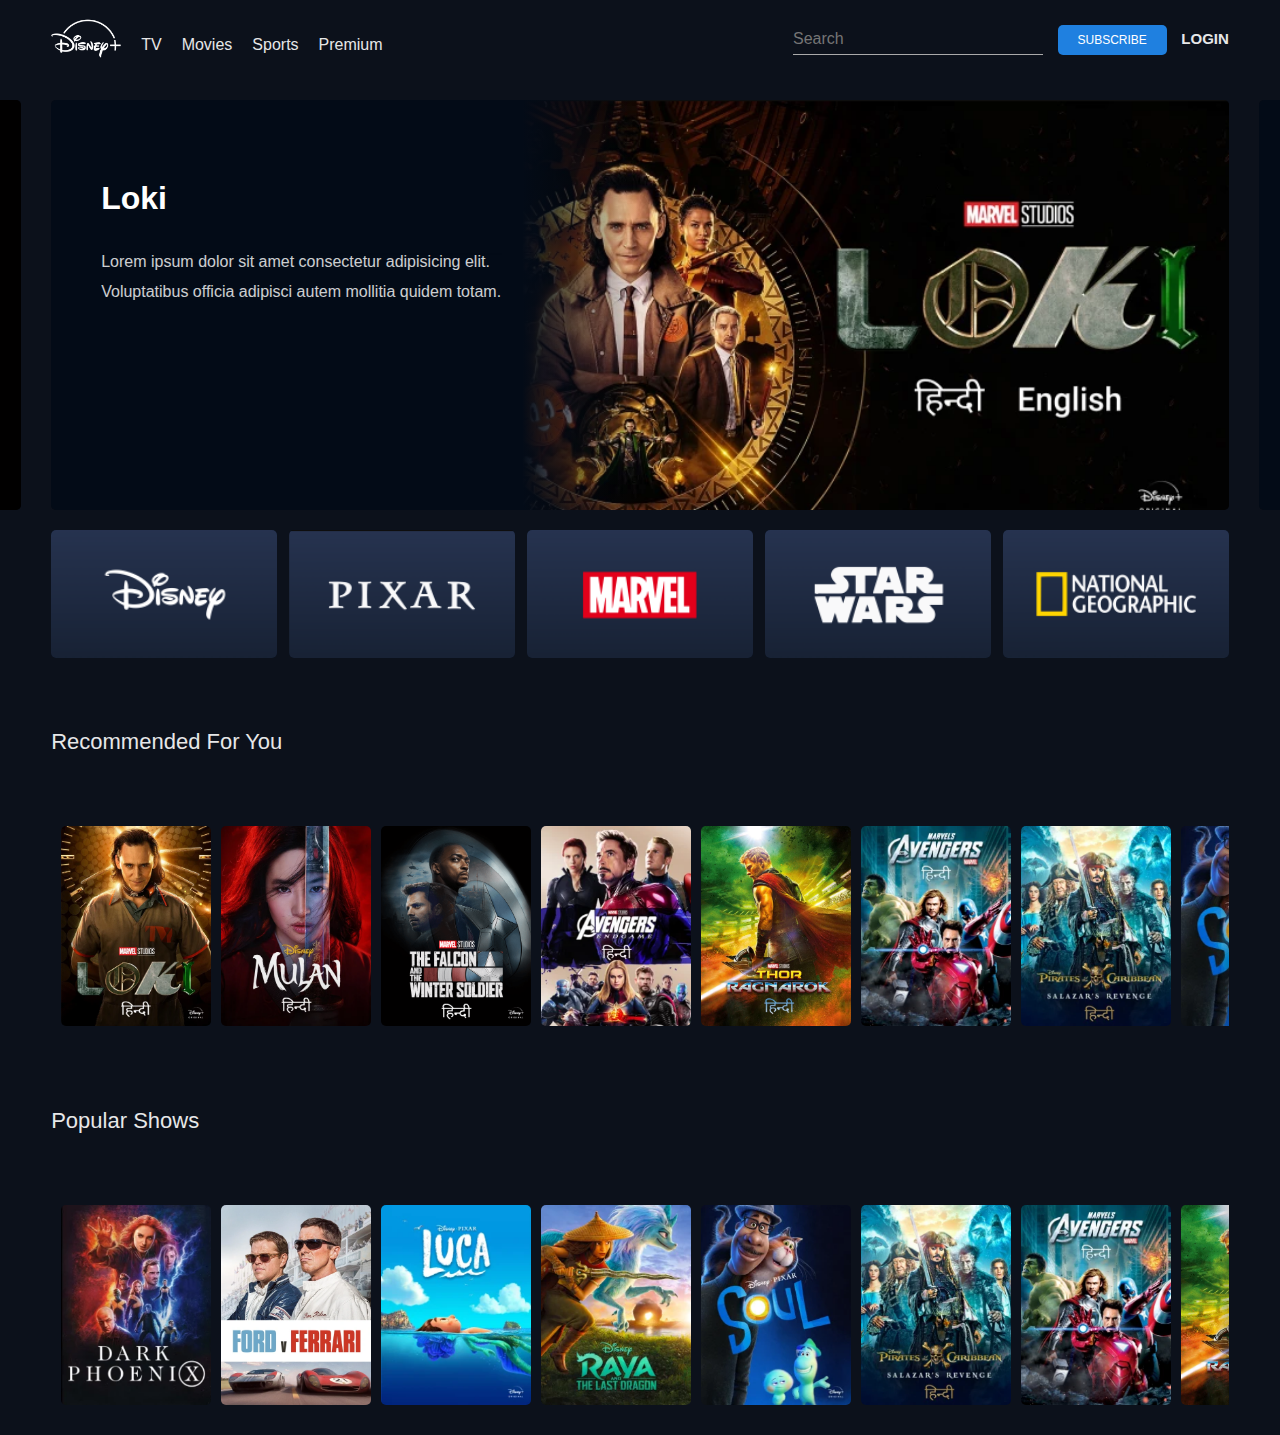
<file: index.html>
<!DOCTYPE html>
<html lang="en">
<head>
    <meta charset="UTF-8">
    <meta http-equiv="X-UA-Compatible" content="IE=edge">
    <meta name="viewport" content="width=device-width, initial-scale=1.0">
    <title>Disney+ Clone</title>
    <link rel="stylesheet" href="mainpage.css">
    <!-- <script src="https://ajax.googleapis.com/ajax/libs/jquery/3.6.0/jquery.min.js"></script> -->
</head>
<body>
    <nav class="navbar">
        <img src="hotstar-main/images/logo.png" class="brand-logo" alt="">
        <ul class="nav-links">
            <li class="nav-items"><a href="#">TV</a></li>
            <li class="nav-items"><a href="#">Movies</a></li>
            <li class="nav-items"><a href="#">Sports</a></li>
            <li class="nav-items"><a href="#">Premium</a></li>
        </ul>
        <div class="right-container">
            <input type="text" class="search-box" placeholder="search">
            <button class="sub-btn">subscribe</button>
            <a href="#" class="login-link">Login</a>
        </div>
</nav>

<div class="carousel-container">
    <div class="carousel">
        <!-- <div class="slider">
            <div class="slide-content">
                <h1 class="movie-title">Loki</h1>
                <p class="movie-des">"Lorem ipsum dolor sit amet, consectetur adipiscing elit, 
                    sed do eiusmod tempor incididunt ut labore et dolore magna aliqua.</p>
            </div>
                <img src="hotstar-main/images/slider 1.PNG" alt="">
            </div> -->
        </div>
    </div>
    <div class="video-card-container">
        <div class="video-card">
            <img src="hotstar-main/images/disney.PNG" class="video-card-image" alt="">
            <video src="hotstar-main/videos/disney.mp4" muted loop class="card-video"></video>
        </div>
        <div class="video-card">
            <img src="hotstar-main/images/pixar.PNG" class="video-card-image" alt="">
            <video src="hotstar-main/videos/pixar.mp4" muted loop class="card-video"></video>
        </div>
        <div class="video-card">
            <img src="hotstar-main/images/marvel.PNG" class="video-card-image" alt="">
            <video src="hotstar-main/videos/marvel.mp4" muted loop class="card-video"></video>
        </div>
        <div class="video-card">
            <img src="hotstar-main/images/star-wars.PNG" class="video-card-image" alt="">
            <video src="hotstar-main/videos/star-war.mp4" muted loop class="card-video"></video>
        </div>
        <div class="video-card">
            <img src="hotstar-main/images/geographic.PNG" class="video-card-image" alt="">
            <video src="hotstar-main/videos/geographic.mp4" muted loop class="card-video"></video>
        </div>
    </div>

<h1 class="title">Recommended For You</h1>
<div class="movies-list">
   <button class="pre-btn"><img src="hotstar-main/images/pre.png" alt=""></button>
   <button class="nxt-btn"><img src="hotstar-main/images/nxt.png" alt=""></button>

   <div class="card-container">
    <div class="card">
    <img src="hotstar-main/images/poster 1.png" class="card-img" alt="">
    <div class="card-body">
        <h2 class="name">Movie Name</h2>
        <h6 class="des">Lorem ipsum dolor sit amet.</h6>
        <button class="watchlist-btn">add to watchlist</button>
    </div>
   </div>
   <div class="card">
    <img src="hotstar-main/images/poster 2.png" class="card-img" alt="">
    <div class="card-body">
        <h2 class="name">Movie Name</h2>
        <h6 class="des">Lorem ipsum dolor sit amet.</h6>
        <button class="watchlist-btn">add to watchlist</button>
    </div>
   </div>
   <div class="card">
    <img src="hotstar-main/images/poster 3.png" class="card-img" alt="">
    <div class="card-body">
        <h2 class="name">Movie Name</h2>
        <h6 class="des">Lorem ipsum dolor sit amet.</h6>
        <button class="watchlist-btn">add to watchlist</button>
    </div>
   </div>
   <div class="card">
    <img src="hotstar-main/images/poster 4.png" class="card-img" alt="">
    <div class="card-body">
        <h2 class="name">Movie Name</h2>
        <h6 class="des">Lorem ipsum dolor sit amet.</h6>
        <button class="watchlist-btn">add to watchlist</button>
    </div>
   </div>
   <div class="card">
    <img src="hotstar-main/images/poster 5.png" class="card-img" alt="">
    <div class="card-body">
        <h2 class="name">Movie Name</h2>
        <h6 class="des">Lorem ipsum dolor sit amet.</h6>
        <button class="watchlist-btn">add to watchlist</button>
    </div>
   </div>
   <div class="card">
    <img src="hotstar-main/images/poster 6.png" class="card-img" alt="">
    <div class="card-body">
        <h2 class="name">Movie Name</h2>
        <h6 class="des">Lorem ipsum dolor sit amet.</h6>
        <button class="watchlist-btn">add to watchlist</button>
    </div>
   </div>
   <div class="card">
    <img src="hotstar-main/images/poster 7.png" class="card-img" alt="">
    <div class="card-body">
        <h2 class="name">Movie Name</h2>
        <h6 class="des">Lorem ipsum dolor sit amet.</h6>
        <button class="watchlist-btn">add to watchlist</button>
    </div>
   </div>
   <div class="card">
    <img src="hotstar-main/images/poster 8.png" class="card-img" alt="">
    <div class="card-body">
        <h2 class="name">Movie Name</h2>
        <h6 class="des">Lorem ipsum dolor sit amet.</h6>
        <button class="watchlist-btn">add to watchlist</button>
    </div>
   </div>
   <div class="card">
    <img src="hotstar-main/images/poster 9.png" class="card-img" alt="">
    <div class="card-body">
        <h2 class="name">Movie Name</h2>
        <h6 class="des">Lorem ipsum dolor sit amet.</h6>
        <button class="watchlist-btn">add to watchlist</button>
    </div>
   </div>
   <div class="card">
    <img src="hotstar-main/images/poster 10.png" class="card-img" alt="">
    <div class="card-body">
        <h2 class="name">Movie Name</h2>
        <h6 class="des">Lorem ipsum dolor sit amet.</h6>
        <button class="watchlist-btn">add to watchlist</button>
    </div>
   </div>
   <div class="card">
    <img src="hotstar-main/images/poster 11.png" class="card-img" alt="">
    <div class="card-body">
        <h2 class="name">Movie Name</h2>
        <h6 class="des">Lorem ipsum dolor sit amet.</h6>
        <button class="watchlist-btn">add to watchlist</button>
    </div>
   </div>
   <div class="card">
    <img src="hotstar-main/images/poster 12.png" class="card-img" alt="">
    <div class="card-body">
        <h2 class="name">Movie Name</h2>
        <h6 class="des">Lorem ipsum dolor sit amet.</h6>
        <button class="watchlist-btn">add to watchlist</button>
    </div>
   </div>
</div>
</div>

<h1 class="title">Popular Shows</h1>
<div class="movies-list">
   <button class="pre-btn"><img src="hotstar-main/images/pre.png" alt=""></button>
   <button class="nxt-btn"><img src="hotstar-main/images/nxt.png" alt=""></button>

   <div class="card-container">
    <div class="card">
    <img src="hotstar-main/images/poster 12.png" class="card-img" alt="">
    <div class="card-body">
        <h2 class="name">Movie Name</h2>
        <h6 class="des">Lorem ipsum dolor sit amet.</h6>
        <button class="watchlist-btn">add to watchlist</button>
    </div>
   </div>
   <div class="card">
    <img src="hotstar-main/images/poster 11.png" class="card-img" alt="">
    <div class="card-body">
        <h2 class="name">Movie Name</h2>
        <h6 class="des">Lorem ipsum dolor sit amet.</h6>
        <button class="watchlist-btn">add to watchlist</button>
    </div>
   </div>
   <div class="card">
    <img src="hotstar-main/images/poster 10.png" class="card-img" alt="">
    <div class="card-body">
        <h2 class="name">Movie Name</h2>
        <h6 class="des">Lorem ipsum dolor sit amet.</h6>
        <button class="watchlist-btn">add to watchlist</button>
    </div>
   </div>
   <div class="card">
    <img src="hotstar-main/images/poster 9.png" class="card-img" alt="">
    <div class="card-body">
        <h2 class="name">Movie Name</h2>
        <h6 class="des">Lorem ipsum dolor sit amet.</h6>
        <button class="watchlist-btn">add to watchlist</button>
    </div>
   </div>
   <div class="card">
    <img src="hotstar-main/images/poster 8.png" class="card-img" alt="">
    <div class="card-body">
        <h2 class="name">Movie Name</h2>
        <h6 class="des">Lorem ipsum dolor sit amet.</h6>
        <button class="watchlist-btn">add to watchlist</button>
    </div>
   </div>
   <div class="card">
    <img src="hotstar-main/images/poster 7.png" class="card-img" alt="">
    <div class="card-body">
        <h2 class="name">Movie Name</h2>
        <h6 class="des">Lorem ipsum dolor sit amet.</h6>
        <button class="watchlist-btn">add to watchlist</button>
    </div>
   </div>
   <div class="card">
    <img src="hotstar-main/images/poster 6.png" class="card-img" alt="">
    <div class="card-body">
        <h2 class="name">Movie Name</h2>
        <h6 class="des">Lorem ipsum dolor sit amet.</h6>
        <button class="watchlist-btn">add to watchlist</button>
    </div>
   </div>
   <div class="card">
    <img src="hotstar-main/images/poster 5.png" class="card-img" alt="">
    <div class="card-body">
        <h2 class="name">Movie Name</h2>
        <h6 class="des">Lorem ipsum dolor sit amet.</h6>
        <button class="watchlist-btn">add to watchlist</button>
    </div>
   </div>
   <div class="card">
    <img src="hotstar-main/images/poster 4.png" class="card-img" alt="">
    <div class="card-body">
        <h2 class="name">Movie Name</h2>
        <h6 class="des">Lorem ipsum dolor sit amet.</h6>
        <button class="watchlist-btn">add to watchlist</button>
    </div>
   </div>
   <div class="card">
    <img src="hotstar-main/images/poster 3.png" class="card-img" alt="">
    <div class="card-body">
        <h2 class="name">Movie Name</h2>
        <h6 class="des">Lorem ipsum dolor sit amet.</h6>
        <button class="watchlist-btn">add to watchlist</button>
    </div>
   </div>
   <div class="card">
    <img src="hotstar-main/images/poster 2.png" class="card-img" alt="">
    <div class="card-body">
        <h2 class="name">Movie Name</h2>
        <h6 class="des">Lorem ipsum dolor sit amet.</h6>
        <button class="watchlist-btn">add to watchlist</button>
    </div>
   </div>
   <div class="card">
    <img src="hotstar-main/images/poster 1.png" class="card-img" alt="">
    <div class="card-body">
        <h2 class="name">Movie Name</h2>
        <h6 class="des">Lorem ipsum dolor sit amet.</h6>
        <button class="watchlist-btn">add to watchlist</button>
    </div>
   </div>
</div>
</div>
<script src="mainpage.js" async></script>
</body>
</html>
</file>
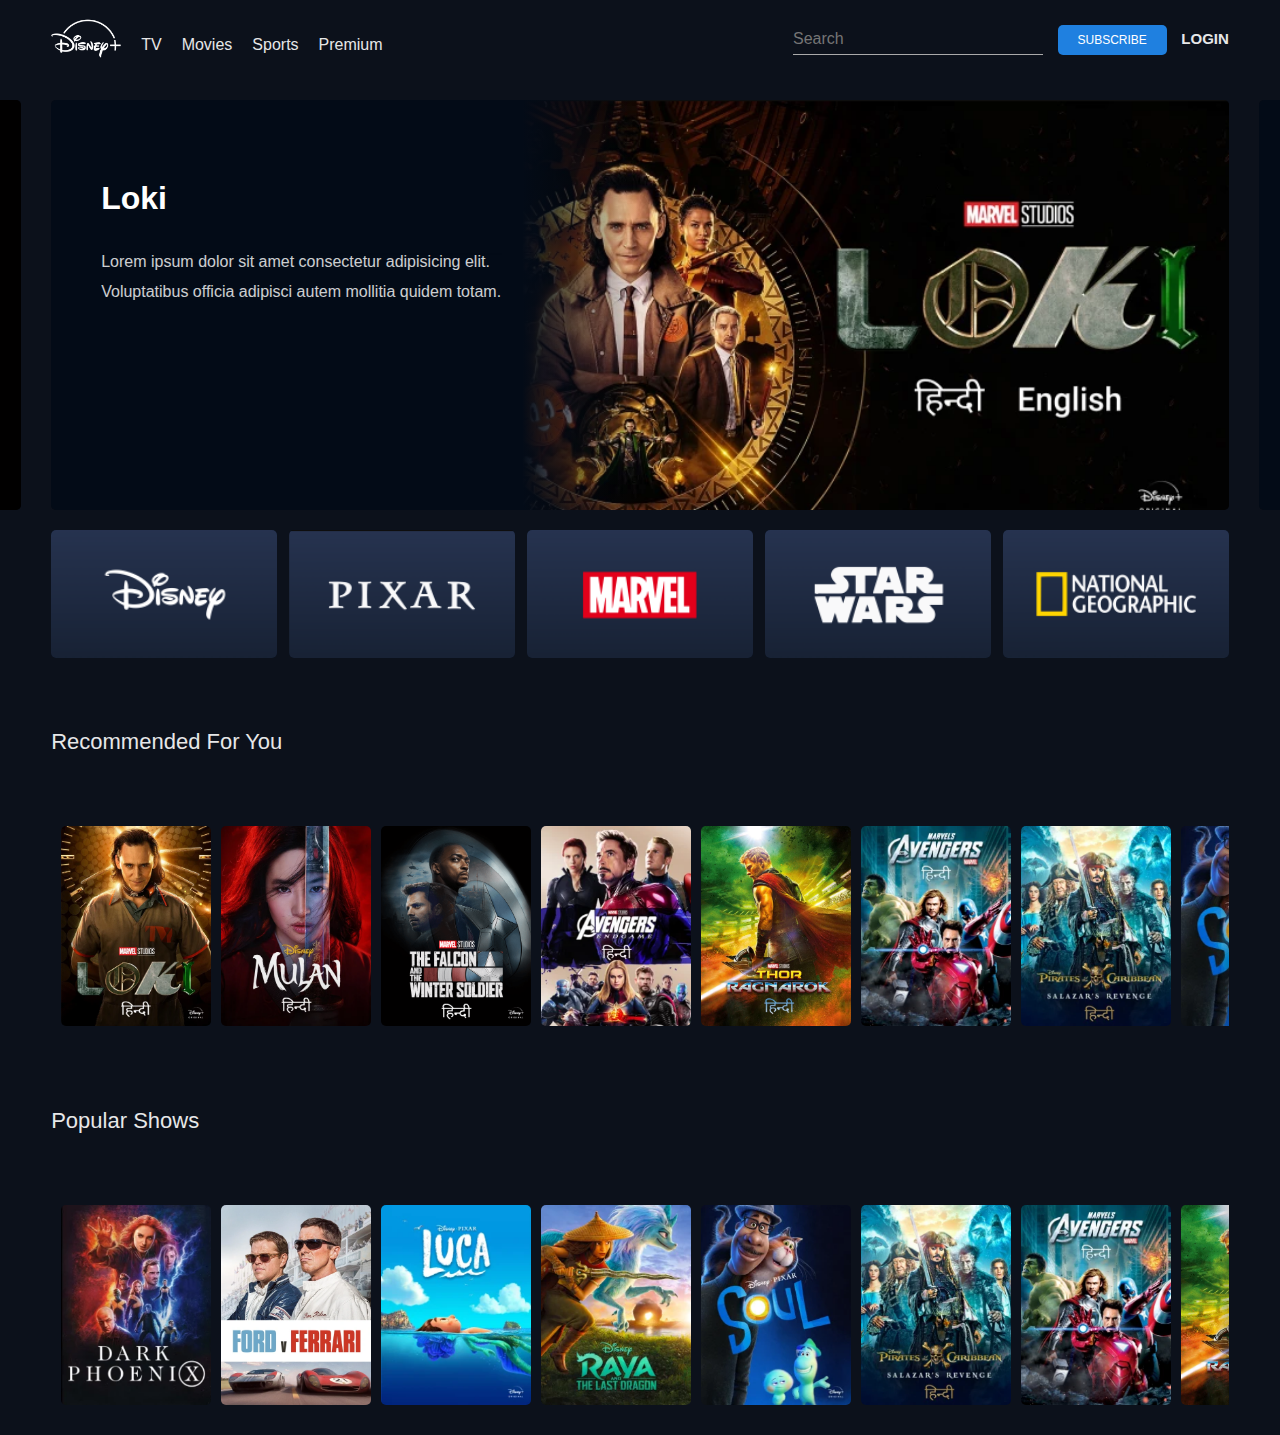
<file: mainpage.html>
<!DOCTYPE html>
<html lang="en">
<head>
    <meta charset="UTF-8">
    <meta http-equiv="X-UA-Compatible" content="IE=edge">
    <meta name="viewport" content="width=device-width, initial-scale=1.0">
    <title>Disney+ Clone</title>
    <link rel="stylesheet" href="mainpage.css">
    <!-- <script src="https://ajax.googleapis.com/ajax/libs/jquery/3.6.0/jquery.min.js"></script> -->
</head>
<body>
    <nav class="navbar">
        <img src="hotstar-main/images/logo.png" class="brand-logo" alt="">
        <ul class="nav-links">
            <li class="nav-items"><a href="#">TV</a></li>
            <li class="nav-items"><a href="#">Movies</a></li>
            <li class="nav-items"><a href="#">Sports</a></li>
            <li class="nav-items"><a href="#">Premium</a></li>
        </ul>
        <div class="right-container">
            <input type="text" class="search-box" placeholder="search">
            <button class="sub-btn">subscribe</button>
            <a href="#" class="login-link">Login</a>
        </div>
</nav>

<div class="carousel-container">
    <div class="carousel">
        <!-- <div class="slider">
            <div class="slide-content">
                <h1 class="movie-title">Loki</h1>
                <p class="movie-des">"Lorem ipsum dolor sit amet, consectetur adipiscing elit, 
                    sed do eiusmod tempor incididunt ut labore et dolore magna aliqua.</p>
            </div>
                <img src="hotstar-main/images/slider 1.PNG" alt="">
            </div> -->
        </div>
    </div>
    <div class="video-card-container">
        <div class="video-card">
            <img src="hotstar-main/images/disney.PNG" class="video-card-image" alt="">
            <video src="hotstar-main/videos/disney.mp4" muted loop class="card-video"></video>
        </div>
        <div class="video-card">
            <img src="hotstar-main/images/pixar.PNG" class="video-card-image" alt="">
            <video src="hotstar-main/videos/pixar.mp4" muted loop class="card-video"></video>
        </div>
        <div class="video-card">
            <img src="hotstar-main/images/marvel.PNG" class="video-card-image" alt="">
            <video src="hotstar-main/videos/marvel.mp4" muted loop class="card-video"></video>
        </div>
        <div class="video-card">
            <img src="hotstar-main/images/star-wars.PNG" class="video-card-image" alt="">
            <video src="hotstar-main/videos/star-war.mp4" muted loop class="card-video"></video>
        </div>
        <div class="video-card">
            <img src="hotstar-main/images/geographic.PNG" class="video-card-image" alt="">
            <video src="hotstar-main/videos/geographic.mp4" muted loop class="card-video"></video>
        </div>
    </div>

<h1 class="title">Recommended For You</h1>
<div class="movies-list">
   <button class="pre-btn"><img src="hotstar-main/images/pre.png" alt=""></button>
   <button class="nxt-btn"><img src="hotstar-main/images/nxt.png" alt=""></button>

   <div class="card-container">
    <div class="card">
    <img src="hotstar-main/images/poster 1.png" class="card-img" alt="">
    <div class="card-body">
        <h2 class="name">Movie Name</h2>
        <h6 class="des">Lorem ipsum dolor sit amet.</h6>
        <button class="watchlist-btn">add to watchlist</button>
    </div>
   </div>
   <div class="card">
    <img src="hotstar-main/images/poster 2.png" class="card-img" alt="">
    <div class="card-body">
        <h2 class="name">Movie Name</h2>
        <h6 class="des">Lorem ipsum dolor sit amet.</h6>
        <button class="watchlist-btn">add to watchlist</button>
    </div>
   </div>
   <div class="card">
    <img src="hotstar-main/images/poster 3.png" class="card-img" alt="">
    <div class="card-body">
        <h2 class="name">Movie Name</h2>
        <h6 class="des">Lorem ipsum dolor sit amet.</h6>
        <button class="watchlist-btn">add to watchlist</button>
    </div>
   </div>
   <div class="card">
    <img src="hotstar-main/images/poster 4.png" class="card-img" alt="">
    <div class="card-body">
        <h2 class="name">Movie Name</h2>
        <h6 class="des">Lorem ipsum dolor sit amet.</h6>
        <button class="watchlist-btn">add to watchlist</button>
    </div>
   </div>
   <div class="card">
    <img src="hotstar-main/images/poster 5.png" class="card-img" alt="">
    <div class="card-body">
        <h2 class="name">Movie Name</h2>
        <h6 class="des">Lorem ipsum dolor sit amet.</h6>
        <button class="watchlist-btn">add to watchlist</button>
    </div>
   </div>
   <div class="card">
    <img src="hotstar-main/images/poster 6.png" class="card-img" alt="">
    <div class="card-body">
        <h2 class="name">Movie Name</h2>
        <h6 class="des">Lorem ipsum dolor sit amet.</h6>
        <button class="watchlist-btn">add to watchlist</button>
    </div>
   </div>
   <div class="card">
    <img src="hotstar-main/images/poster 7.png" class="card-img" alt="">
    <div class="card-body">
        <h2 class="name">Movie Name</h2>
        <h6 class="des">Lorem ipsum dolor sit amet.</h6>
        <button class="watchlist-btn">add to watchlist</button>
    </div>
   </div>
   <div class="card">
    <img src="hotstar-main/images/poster 8.png" class="card-img" alt="">
    <div class="card-body">
        <h2 class="name">Movie Name</h2>
        <h6 class="des">Lorem ipsum dolor sit amet.</h6>
        <button class="watchlist-btn">add to watchlist</button>
    </div>
   </div>
   <div class="card">
    <img src="hotstar-main/images/poster 9.png" class="card-img" alt="">
    <div class="card-body">
        <h2 class="name">Movie Name</h2>
        <h6 class="des">Lorem ipsum dolor sit amet.</h6>
        <button class="watchlist-btn">add to watchlist</button>
    </div>
   </div>
   <div class="card">
    <img src="hotstar-main/images/poster 10.png" class="card-img" alt="">
    <div class="card-body">
        <h2 class="name">Movie Name</h2>
        <h6 class="des">Lorem ipsum dolor sit amet.</h6>
        <button class="watchlist-btn">add to watchlist</button>
    </div>
   </div>
   <div class="card">
    <img src="hotstar-main/images/poster 11.png" class="card-img" alt="">
    <div class="card-body">
        <h2 class="name">Movie Name</h2>
        <h6 class="des">Lorem ipsum dolor sit amet.</h6>
        <button class="watchlist-btn">add to watchlist</button>
    </div>
   </div>
   <div class="card">
    <img src="hotstar-main/images/poster 12.png" class="card-img" alt="">
    <div class="card-body">
        <h2 class="name">Movie Name</h2>
        <h6 class="des">Lorem ipsum dolor sit amet.</h6>
        <button class="watchlist-btn">add to watchlist</button>
    </div>
   </div>
</div>
</div>

<h1 class="title">Popular Shows</h1>
<div class="movies-list">
   <button class="pre-btn"><img src="hotstar-main/images/pre.png" alt=""></button>
   <button class="nxt-btn"><img src="hotstar-main/images/nxt.png" alt=""></button>

   <div class="card-container">
    <div class="card">
    <img src="hotstar-main/images/poster 12.png" class="card-img" alt="">
    <div class="card-body">
        <h2 class="name">Movie Name</h2>
        <h6 class="des">Lorem ipsum dolor sit amet.</h6>
        <button class="watchlist-btn">add to watchlist</button>
    </div>
   </div>
   <div class="card">
    <img src="hotstar-main/images/poster 11.png" class="card-img" alt="">
    <div class="card-body">
        <h2 class="name">Movie Name</h2>
        <h6 class="des">Lorem ipsum dolor sit amet.</h6>
        <button class="watchlist-btn">add to watchlist</button>
    </div>
   </div>
   <div class="card">
    <img src="hotstar-main/images/poster 10.png" class="card-img" alt="">
    <div class="card-body">
        <h2 class="name">Movie Name</h2>
        <h6 class="des">Lorem ipsum dolor sit amet.</h6>
        <button class="watchlist-btn">add to watchlist</button>
    </div>
   </div>
   <div class="card">
    <img src="hotstar-main/images/poster 9.png" class="card-img" alt="">
    <div class="card-body">
        <h2 class="name">Movie Name</h2>
        <h6 class="des">Lorem ipsum dolor sit amet.</h6>
        <button class="watchlist-btn">add to watchlist</button>
    </div>
   </div>
   <div class="card">
    <img src="hotstar-main/images/poster 8.png" class="card-img" alt="">
    <div class="card-body">
        <h2 class="name">Movie Name</h2>
        <h6 class="des">Lorem ipsum dolor sit amet.</h6>
        <button class="watchlist-btn">add to watchlist</button>
    </div>
   </div>
   <div class="card">
    <img src="hotstar-main/images/poster 7.png" class="card-img" alt="">
    <div class="card-body">
        <h2 class="name">Movie Name</h2>
        <h6 class="des">Lorem ipsum dolor sit amet.</h6>
        <button class="watchlist-btn">add to watchlist</button>
    </div>
   </div>
   <div class="card">
    <img src="hotstar-main/images/poster 6.png" class="card-img" alt="">
    <div class="card-body">
        <h2 class="name">Movie Name</h2>
        <h6 class="des">Lorem ipsum dolor sit amet.</h6>
        <button class="watchlist-btn">add to watchlist</button>
    </div>
   </div>
   <div class="card">
    <img src="hotstar-main/images/poster 5.png" class="card-img" alt="">
    <div class="card-body">
        <h2 class="name">Movie Name</h2>
        <h6 class="des">Lorem ipsum dolor sit amet.</h6>
        <button class="watchlist-btn">add to watchlist</button>
    </div>
   </div>
   <div class="card">
    <img src="hotstar-main/images/poster 4.png" class="card-img" alt="">
    <div class="card-body">
        <h2 class="name">Movie Name</h2>
        <h6 class="des">Lorem ipsum dolor sit amet.</h6>
        <button class="watchlist-btn">add to watchlist</button>
    </div>
   </div>
   <div class="card">
    <img src="hotstar-main/images/poster 3.png" class="card-img" alt="">
    <div class="card-body">
        <h2 class="name">Movie Name</h2>
        <h6 class="des">Lorem ipsum dolor sit amet.</h6>
        <button class="watchlist-btn">add to watchlist</button>
    </div>
   </div>
   <div class="card">
    <img src="hotstar-main/images/poster 2.png" class="card-img" alt="">
    <div class="card-body">
        <h2 class="name">Movie Name</h2>
        <h6 class="des">Lorem ipsum dolor sit amet.</h6>
        <button class="watchlist-btn">add to watchlist</button>
    </div>
   </div>
   <div class="card">
    <img src="hotstar-main/images/poster 1.png" class="card-img" alt="">
    <div class="card-body">
        <h2 class="name">Movie Name</h2>
        <h6 class="des">Lorem ipsum dolor sit amet.</h6>
        <button class="watchlist-btn">add to watchlist</button>
    </div>
   </div>
</div>
</div>
<script src="mainpage.js" async></script>
</body>
</html>
</file>
<file: mainpage.css>
*{
    margin: 0;
    padding: 0;
    box-sizing: border-box;
}

body{
    width: 100%;
    background-color: #0c111b;
    position: relative;
    font-family: roboto,sans-serif;
}

.navbar{
    width: 100%;
    height: 80px;
    position: fixed;
    top: 0;
    left: 0;
    padding: 0 4%;
    background-color: #0c111b;
    z-index: 9;
    display: flex;
    align-items: center;
}

.brand-logo{
    height: 70px;
}

.nav-links{
    margin-top: 10px;
    display: flex;
    list-style: none;
}

.nav-items a{
    text-decoration: none;
    margin-left: 20px;
    text-transform: capitalize;
    color: #fff;
    opacity: 0.9;
}

.right-container{
    display: block;
    margin-left: auto;
}

.search-box{
    border: none;
    border-bottom: 1px solid #aaa;
    background: transparent;
    outline: none;
    height: 30px;
    color: #fff;
    width: 250px;
    text-transform: capitalize;
    font-size: 16px;
    font-weight: 500;
    transition: 0.5s;
}

.search-box:focus{
    width: 400px;
    border-color: #1f80e0;
}

.sub-btn{
    background: #1f80e0;
    height: 30px;
    padding: 0 20px;
    color: #fff;
    border-radius: 5px;
    border: none;
    outline: none;
    text-transform: uppercase;
    font-weight: 700px;
    font-size: 12px;
    margin: 0 10px;
}

.login-link{
    color: #fff;
    opacity: 0.9;
    text-transform: uppercase;
    font-size: 15px;
    font-weight: 700;
    text-decoration: none;
}

.carousel-container{
    position: relative;
    width: 100%;
    height: 450px;
    padding: 20px 0;
    overflow-x: hidden;
    margin-top: 80px;
}

.carousel{
    display: flex;
    width: 92%;
    height: 100%;
    position: relative;
    margin: auto;
}

.slider{
    flex: 0 0 auto;
    margin-right: 30px;
    position: relative;
    background: rgba(0, 0, 0, 0.5);
    border-radius: 5px;
    width: 100%;
    height: 100%;
    left: 0;
    transition: 1s;
    overflow: hidden;
}

.slider img{
    width: 70%;
    min-height: 100%;
    object-fit: cover;
    display: block;
    margin-left: auto;
}

.slide-content{
    position: absolute;
    width: 50%;
    height: 100%;
    z-index: 2;
    background: linear-gradient(to right, #030b17 80%, #0c111b00);
    color: #fff;
}

.movie-title{
    padding-left: 50px;
    margin-top: 80px;
    text-transform: capitalize;
}

.movie-des{
    width: 80%;
    line-height: 30px;
    padding-left: 50px;
    margin-top: 30px;
    opacity: 0.8;
}

.video-card-container{
    position: relative;
    width: 92%;
    margin: auto;
    height: 10vw;
    display: flex;
    margin-bottom: 20px;
    justify-content: space-between;
}

.video-card{
    position: relative;
    min-width: calc(100%/5 - 10px);
    width: calc(100%/5 - 10px);
    height: 100%;
    border-radius: 5px;
    overflow: hidden;
    background: #030b17;
}

.video-card-image,.card-video{
    width: 100%;
    height: 100%;
    object-fit: cover;
}

.card-video{
    position: absolute;
}

.video-card:hover .video-card-image{
    display: none;
}

.title{
    color: #fff;
    opacity: 0.9;
    padding: 4%;
    text-transform: capitalize;
    font-size: 22px;
    font-weight: 500;
}

.movies-list{
    width: 100%;
    height: 220px;
    position: relative;
    margin: 10px 0 20px;
}

.card-container{
    position: relative;
    width: 92%;
    padding-left: 10px;
    height: 220px;
    display: flex;
    margin: 0 auto;
    align-items: center;
    overflow-x: auto;
    overflow-y: visible;
    scroll-behavior: smooth;
}

.card-container::-webkit-scrollbar{
    display: none;
}

.card{
    position: relative;
    min-width: 150px;
    width: 150px;
    height: 200px;
    border-radius: 5px;
    overflow: hidden;
    margin-right: 10px;
    transition: 0.5s;
}

.card-img{
    width: 100%;
    height: 100%;
    object-fit: cover;
}

.card:hover{
    transform: scale(1.1);
}

.card:hover .card-body{
    opacity: 1;
}

.card-body{
    opacity: 0;
    width: 100%;
    height: 100%;
    position: absolute;
    top: 0;
    left: 0;
    z-index: 2;
    background: linear-gradient(to bottom, rgba(4,8,15,0), #192133 90%);
    padding: 10px;
    transition: 0.5s;
}

.name{
   color: #fff;
   font-size: 15px;
   font-weight: 500;
   text-transform: capitalize;
   margin-top: 60%;
}

.des{
   color: #fff;
   opacity: 0.8;
   margin: 5px 0;
   font-weight: 500;
   font-size: 12px;
}

.watchlist-btn{
    position: relative;
    width: 100%;
    text-transform: capitalize;
    background: none;
    border: none;
    font-weight: 500;
    text-align: right;
    color:rgba(255, 255, 255, 0.5);
    margin: 5px 0;
    cursor: pointer;
    padding: 10px 5px;
    border-radius: 5px;
}

.watchlist-btn::before{
    content: '';
    height: 100%;
    top: 0;
    left: -5px;
    position: absolute;
    height: 35px;
    width: 35px;
    background-image: url(hotstar-main/images/add.png);
    background-size: cover;
    transform: scale(0.4);
}

.watchlist-btn:hover{
    color: #fff;
    background-color: rgba(255, 255, 255, 0.1);
}

.pre-btn, .nxt-btn{
    position: absolute;
    top: 0;
    width: 5%;
    height: 100%;
    z-index: 2;
    border: none;
    cursor: pointer;
    outline: none;
}

.pre-btn{
    left: 0;
    background: linear-gradient(to right, #0c111b 0%, #0c111b00);
}

.nxt-btn{
    right: 0;
    background: linear-gradient(to left, #0c111b 0%, #0c111b00);
}

.pre-btn img, .nxt-btn img{
    width: 15px;
    height: 20px;
    opacity: 0;
}

.pre-btn:hover img, .nxt-btn:hover img{
    opacity: 1;
}
</file>
